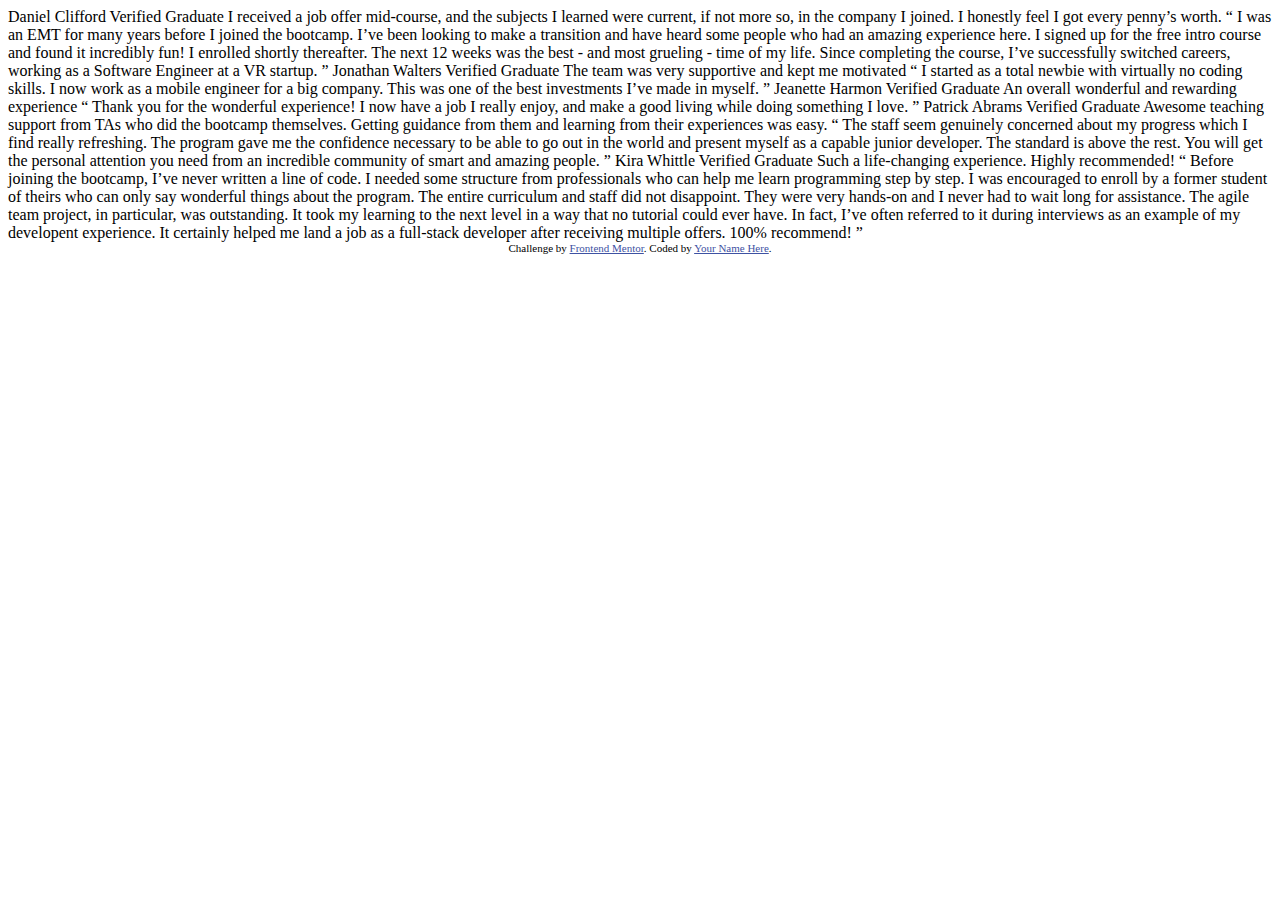
<file: testimonials-grid-section-main/index.html>
<!DOCTYPE html>
<html lang="en">
<head>
  <meta charset="UTF-8">
  <meta name="viewport" content="width=device-width, initial-scale=1.0"> <!-- displays site properly based on user's device -->

  <link rel="icon" type="image/png" sizes="32x32" href="./images/favicon-32x32.png">
  
  <title>Frontend Mentor | [Challenge Name Here]</title>

  <!-- Feel free to remove these styles or customise in your own stylesheet 👍 -->
  <style>
    .attribution { font-size: 11px; text-align: center; }
    .attribution a { color: hsl(228, 45%, 44%); }
  </style>
</head>
<body>
  Daniel Clifford
  Verified Graduate

  I received a job offer mid-course, and the subjects I learned were current, if not more so, 
  in the company I joined. I honestly feel I got every penny’s worth.

  “ I was an EMT for many years before I joined the bootcamp. I’ve been looking to make a 
  transition and have heard some people who had an amazing experience here. I signed up 
  for the free intro course and found it incredibly fun! I enrolled shortly thereafter. 
  The next 12 weeks was the best - and most grueling - time of my life. Since completing 
  the course, I’ve successfully switched careers, working as a Software Engineer at a VR startup. ”

  Jonathan Walters
  Verified Graduate

  The team was very supportive and kept me motivated

  “ I started as a total newbie with virtually no coding skills. I now work as a mobile engineer 
  for a big company. This was one of the best investments I’ve made in myself. ”

  Jeanette Harmon
  Verified Graduate

  An overall wonderful and rewarding experience

  “ Thank you for the wonderful experience! I now have a job I really enjoy, and make a good living 
  while doing something I love. ”

  Patrick Abrams
  Verified Graduate

  Awesome teaching support from TAs who did the bootcamp themselves. Getting guidance from them and 
  learning from their experiences was easy.

  “ The staff seem genuinely concerned about my progress which I find really refreshing. The program 
  gave me the confidence necessary to be able to go out in the world and present myself as a capable 
  junior developer. The standard is above the rest. You will get the personal attention you need from 
  an incredible community of smart and amazing people. ”

  Kira Whittle
  Verified Graduate

  Such a life-changing experience. Highly recommended!

  “ Before joining the bootcamp, I’ve never written a line of code. I needed some structure from 
  professionals who can help me learn programming step by step. I was encouraged to enroll by a former 
  student of theirs who can only say wonderful things about the program. The entire curriculum and staff 
  did not disappoint. They were very hands-on and I never had to wait long for assistance. The agile team 
  project, in particular, was outstanding. It took my learning to the next level in a way that no tutorial 
  could ever have. In fact, I’ve often referred to it during interviews as an example of my developent 
  experience. It certainly helped me land a job as a full-stack developer after receiving multiple offers. 
  100% recommend! ”
  
  <div class="attribution">
    Challenge by <a href="https://www.frontendmentor.io?ref=challenge" target="_blank">Frontend Mentor</a>. 
    Coded by <a href="#">Your Name Here</a>.
  </div>
</body>
</html>
</file>
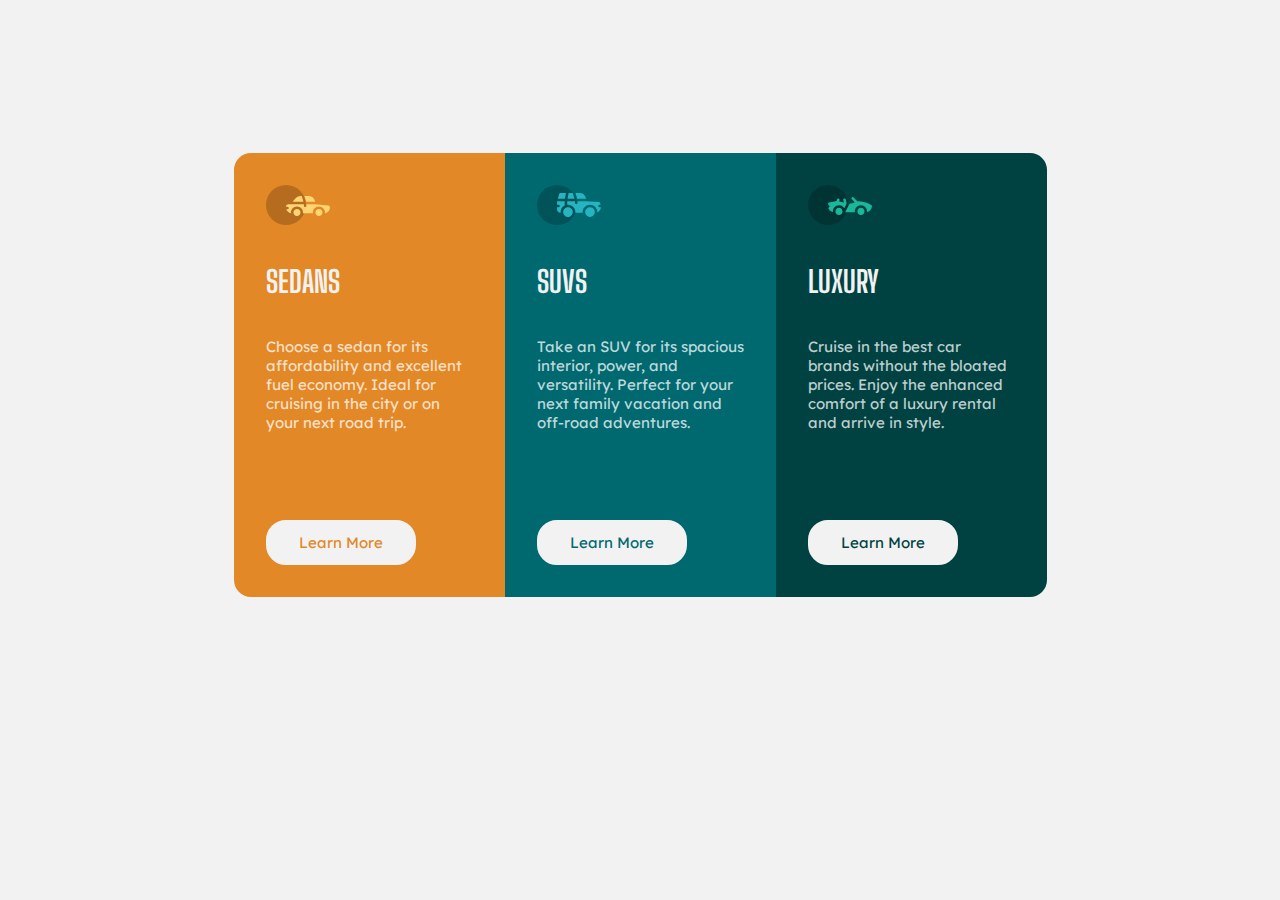
<file: 3-column/3-column-preview-card-component-main/index.html>
<!DOCTYPE html>
<html lang="en">
<head>
  <meta charset="UTF-8">
  <meta name="viewport" content="width=device-width, initial-scale=1.0">
  <link rel="stylesheet" type="text/css" href="indexStyle.css">
  <link href="https://fonts.googleapis.com/css2?family=Big+Shoulders+Display:wght@700&family=Outfit&display=swap" rel="stylesheet">
  <link href="https://fonts.googleapis.com/css2?family=Big+Shoulders+Display:wght@100;700&family=Lexend+Deca:wght@300;400&family=Outfit&display=swap" 
    rel="stylesheet">
  <title>Document</title>
</head>
<body>
  <div class="WholePage">
    <div class="container">
      <div class="frame">

        <div class="sedansCard">

          <div class="content">
            <svg width="64" height="40" xmlns="http://www.w3.org/2000/svg"><g fill="none" fill-rule="evenodd">
              <circle fill="#000" opacity=".201" cx="20" cy="20" r="20"/>
              <path d="M52.936 24.11c1.942 0 3.517 1.542 3.517 3.445 0 1.903-1.575 3.445-3.517 3.445s-3.516-1.542-3.516-3.445c0-1.903 1.574-3.445 3.516-3.445zm-21.957 0c1.942 0 3.517 1.542 3.517 3.445 0 1.903-1.575 3.445-3.517 3.445s-3.516-1.542-3.516-3.445c0-1.903 1.574-3.445 3.516-3.445zm6.948-4.848v1.429c0 .716.61 1.293 1.348 1.259a1.295 1.295 0 001.225-1.295v-1.393h8.256l13.483 1.313c.956.093 1.676.881 1.676 1.814 0 2.89-2.126 5.303-4.926 5.819.397-3.557-2.458-6.62-6.053-6.62-3.646 0-6.504 3.14-6.039 6.723h-9.879c.466-3.588-2.397-6.722-6.039-6.722-3.595 0-6.45 3.062-6.052 6.62-2.14-.398-3.916-1.912-4.61-3.931h1.142c.731 0 1.32-.598 1.285-1.322-.033-.678-.629-1.2-1.322-1.2H20v-.251c0-1.274 1.066-2.243 2.306-2.243h15.62zM42.59 11c2.645 0 4.99 1.556 5.972 3.963l.726 1.779H40.17L38.413 11h4.178zm-6.865 0l1.758 5.741H26.505l3.357-3.654A6.502 6.502 0 0134.644 11h1.082z" fill="#FFD473" fill-rule="nonzero"/></g></svg>
            <h1>SEDANS</h1> 
            <p>Choose a sedan for its affordability and excellent fuel economy. 
              Ideal for cruising in the city or on your next road trip.</p>
            <a>Learn More</a>
          </div>
        </div>

        <div class="suvsCard">

          <div class="content">
            <svg width="64" height="40" xmlns="http://www.w3.org/2000/svg"><g fill="none" fill-rule="evenodd">
              <circle fill="#000" opacity=".201" cx="20" cy="20" r="20"/>
              <path d="M31.002 22.358c2.917 0 5.18 2.593 4.762 5.506a4.828 4.828 0 01-2.962 3.778 4.797 4.797 0 01-5.3-1.165c-1.188-1.26-1.235-2.613-1.263-2.613-.42-2.924 1.857-5.506 4.763-5.506zm22 0c3.457 0 5.798 3.567 4.41 6.744A4.816 4.816 0 0152.3 31.94a4.826 4.826 0 01-4.06-4.077c-.42-2.915 1.846-5.506 4.762-5.506zm-15.04-6.083v1.462a1.29 1.29 0 001.352 1.29c.693-.033 1.227-.631 1.227-1.326v-1.426h8.3l13.056.716a1.29 1.29 0 011.164.917c.27.895.446 1.477.563 1.87h-1.047c-.694 0-1.291.534-1.324 1.228a1.29 1.29 0 001.288 1.352h1.445c-.164 2.225-1.57 4.193-3.6 5.05.13-4.212-3.255-7.63-7.384-7.63-4.317 0-7.762 3.718-7.358 8.086h-7.285c.43-4.655-3.503-8.531-8.131-8.046v-3.543h7.734zm-10.312 0v4.308a7.4 7.4 0 00-4.006 7.274 3.874 3.874 0 01-3.642-3.864v-1.635h1.46a1.29 1.29 0 000-2.58h-1.461v-3.213l.003-.29h7.646zm14.986-8.196c2.65 0 5 1.592 5.984 4.055l.63 1.579a5.525 5.525 0 01-.065-.004l-.026-.002-.034-.002-.022-.002a4.178 4.178 0 00-.224-.006l-.098-.001h-.039l-.136-.001h-.052l-.326-.001H40.211L38.528 8.08zm-13.632 0l-1.122 5.616h-7.144l1.47-4.71a1.29 1.29 0 011.231-.906h5.565zm6.832 0l1.683 5.615h-7.007l1.121-5.615h4.203z" fill="#26B5C0" fill-rule="nonzero"/></g></svg>
            <h1>SUVS</h1>
            <p>Take an SUV for its spacious interior, power, and versatility. 
              Perfect for your next family vacation and off-road adventures.</p>
            <a>Learn More</a>  
          </div>
        </div>

        <div class="luxuryCard">

          <div class="content">
            <svg width="64" height="40" xmlns="http://www.w3.org/2000/svg"><g fill="none" fill-rule="evenodd">
              <circle fill="#000" opacity=".201" cx="20" cy="20" r="20"/>
              <path d="M30.98 22.835c1.941 0 3.516 1.604 3.516 3.583 0 1.978-1.575 3.582-3.517 3.582s-3.516-1.604-3.516-3.582c0-1.979 1.574-3.583 3.516-3.583zm21.956 0c1.942 0 3.517 1.604 3.517 3.583 0 1.978-1.575 3.582-3.517 3.582s-3.516-1.604-3.516-3.582c0-1.979 1.574-3.583 3.516-3.583zm-9.143-10.45a1.27 1.27 0 011.819 0l3.715 3.784c4.444-.115 9.7 1.142 13.964 3.753.387.237.624.664.624 1.124 0 3.006-2.126 5.514-4.926 6.05.397-3.698-2.458-6.882-6.053-6.882-3.646 0-6.504 3.264-6.039 6.99h-9.669c.76-1.544.993-2.026 1.337-2.711l.082-.162c.421-.835 1.056-2.07 2.883-5.65 1.68-.023 3.47-.408 5.247-1.403l-2.984-3.04a1.328 1.328 0 010-1.854zm-7.68 1.064c.683-.2 1.395.202 1.592.898l.749 2.652a3.46 3.46 0 01-.247 2.51l-1.733 3.395-.216.424c-1.07-1.89-3.06-3.114-5.279-3.114-3.595 0-6.45 3.184-6.052 6.885-1.832-.347-3.414-1.537-4.278-3.276a1.331 1.331 0 01.117-1.376l.955-1.303-1.325-1.295c-.751-.735-.376-2.024.64-2.231l6.614-1.346.13-.026c.092-.019.145-.03.157-.031.314-.146 1.07-.591 1.07-1.506 0-.734.592-1.327 1.316-1.31.712.016 1.268.662 1.256 1.388a4.11 4.11 0 01-.348 1.611 22.69 22.69 0 014.7 1.146l-.7-2.473a1.314 1.314 0 01.882-1.622z" fill="#19B89D" fill-rule="nonzero"/></g></svg>
            <h1>LUXURY</h1> 
            <p>Cruise in the best car brands without the bloated prices. 
              Enjoy the enhanced comfort of a luxury rental and arrive in style.</p>
            <a>Learn More</a>
          </div>
        </div>

      </div>
    </div>
  </div>
</body>
</html>
</file>
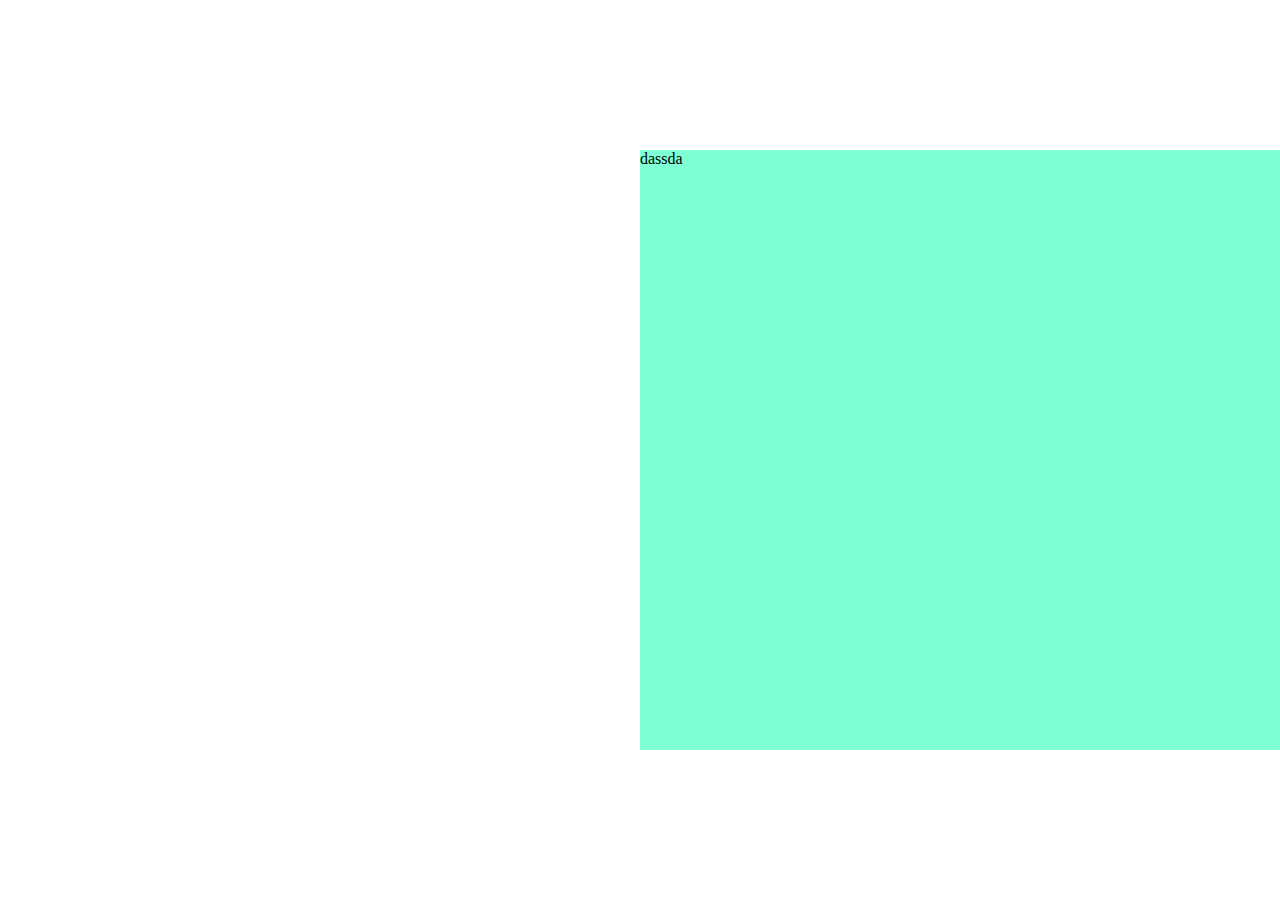
<file: testimonials-grid-section-main/index1.html>
<!DOCTYPE html>
<html lang="en">
<head>
    <meta charset="UTF-8">
    <meta name="viewport" content="width=device-width, initial-scale=1.0">
    <link rel="stylesheet" type="text/css" href="./indexStyle.css">
    <title>Document</title>
</head>
<body>
    <div class="container">
        <div class="frame">dassda</div>
    </div>
</body>
</html>
</file>
<file: 3-column/3-column-preview-card-component-main/indexStyle.css>
*{
    margin: 0px;
    padding: 0px;
    box-sizing: border-box;
}
body{
    background-color: hsl(0, 0%, 95%);
    font-size: 15px;
}

.container{
    width: 100vw;
    margin-top: 150px;
    display: flex;
    justify-content: center;
    container-type: inline-size;
    container-name: container;  
}

.frame{
    border-style: solid;
    border-radius: 20px;
    border-color: hsl(0, 0%, 95%);
    min-height: 450px;
    display: flex;
    flex-direction: row;
    overflow: hidden;
 
}
.sedansCard{
    background-color: hsl(31, 77%, 52%);
    color: hsl(31, 77%, 52%);
    flex-basis:auto;
}
.suvsCard{
    background-color: hsl(184, 100%, 22%);
    color: hsl(184, 100%, 22%);
    flex-basis:auto;
}
.luxuryCard{
    background-color: hsl(179, 100%, 13%);
    color: hsl(179, 100%, 13%);
    flex-basis:auto;

}
.content{
    min-height: 100%;
    padding: 2rem;
    display: flex;
    flex-direction: column;
    justify-content: space-between;
}
h1{
    font-family: 'Big Shoulders Display', cursive, 'Outfit', sans-serif;
    color: hsl(0, 0%, 95%);
    font-weight: 100px;
}
p{
    font-family: 'Lexend Deca', sans-serif;
    width: 23ch;
    color: hsla(0, 0%, 100%, 0.75);
}
a{
    border-style: solid;
    border-radius: 20px;
    border-color: hsl(0, 0%, 95%);
    background: hsl(0, 0%, 95%);
    font-size: 15px;
    width: 150px;
    padding: 10px 30px;
    margin-top: 50px;
    text-align: center;
    font-family: 'Lexend Deca', sans-serif;
}
.sedansCard a:hover {
    background-color: hsl(31, 77%, 52%);
    color: hsl(0, 0%, 95%);
}
.suvsCard a:hover {
    background-color: hsl(184, 100%, 22%);
    color: hsl(0, 0%, 95%);
}
.luxuryCard a:hover {
    background-color: hsl(179, 100%, 13%);
    color: hsl(0, 0%, 95%);
}

@container container (max-width: 380px){
    .frame{
        flex-direction:column;
    }

}
</file>
<file: testimonials-grid-section-main/indexStyle.css>
*{
    padding: 0px;
    margin: 0px;
    box-sizing: border-box;
}
body{
    min-height: 100vh;
    
    display: flex;
    align-items: center;
}
.container{
    margin: 0 auto;
    max-width: 100vw;
    container-type: inline-size;
    container-name: container;
}
.frame{
    height: 600px;
    width: 900px;
    background-color: aquamarine;
}
div {
    display: block;
}

@container container            ( ) {

}
</file>
